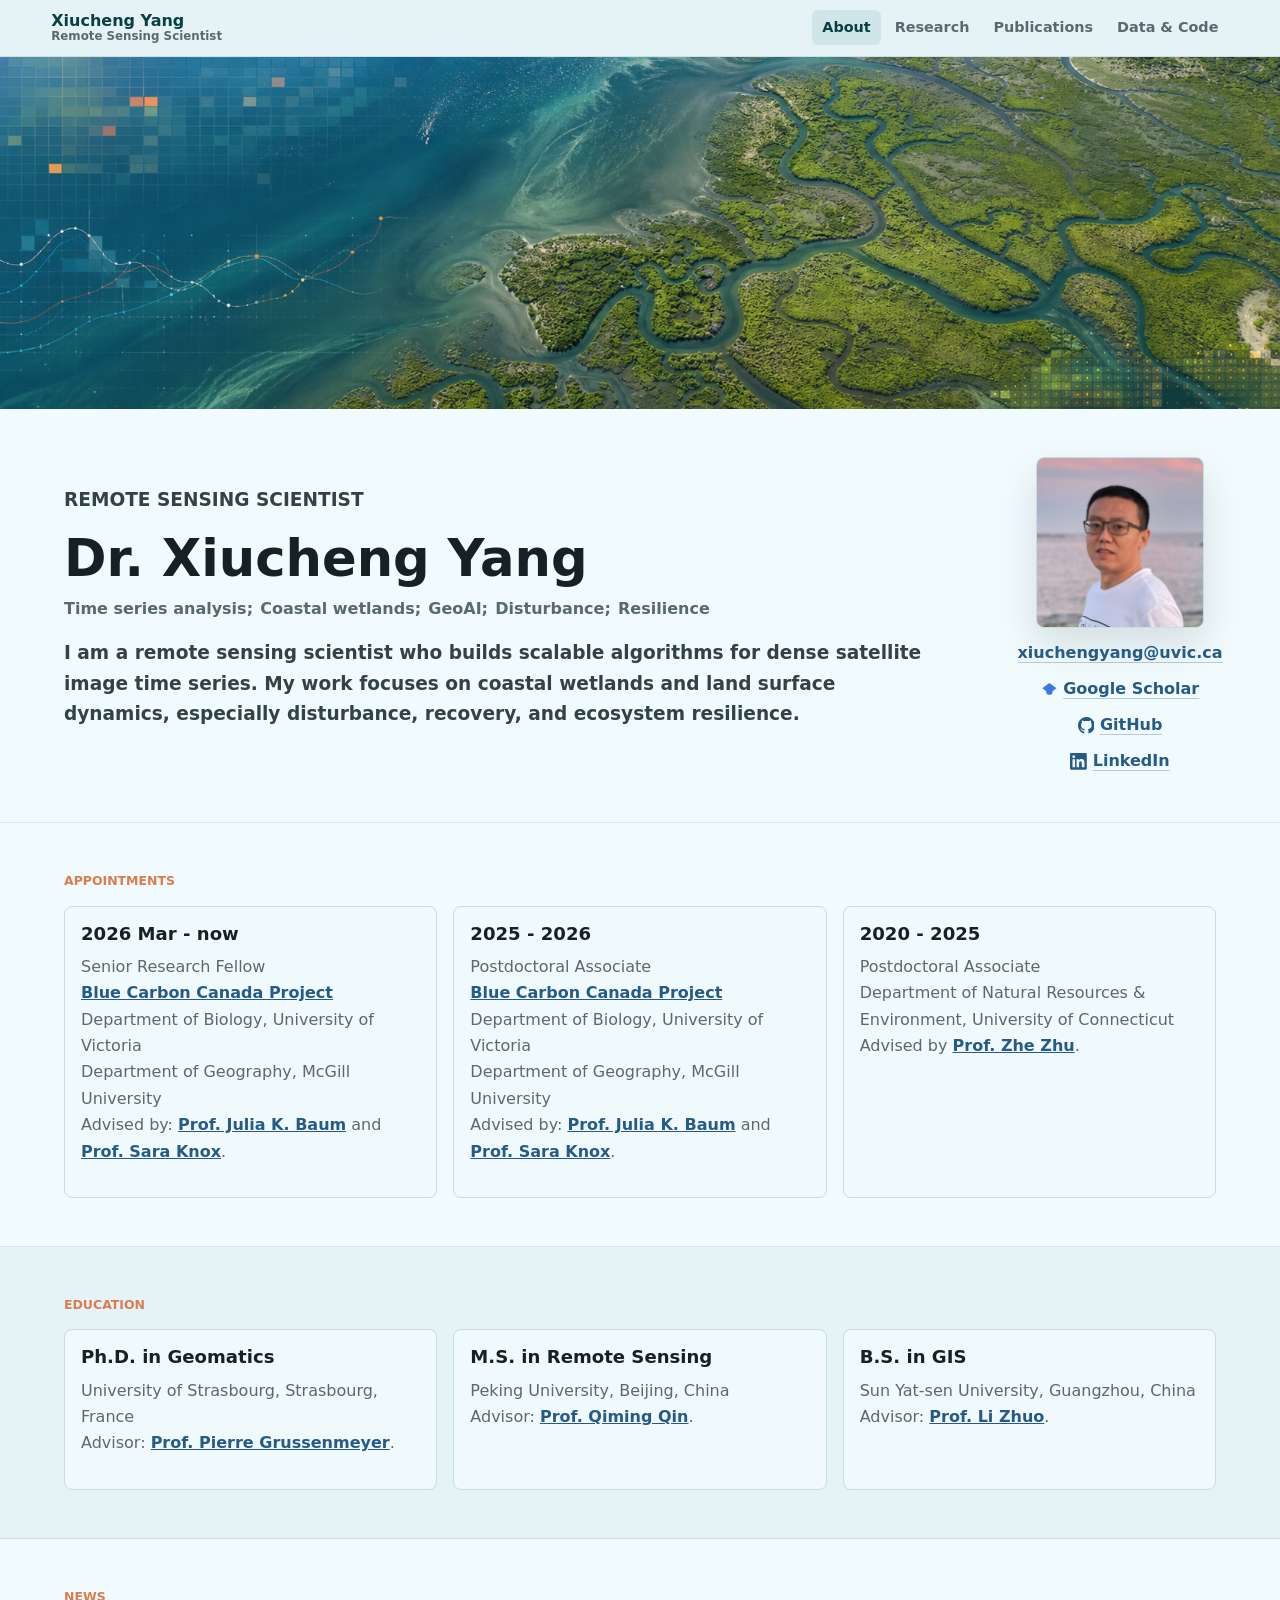
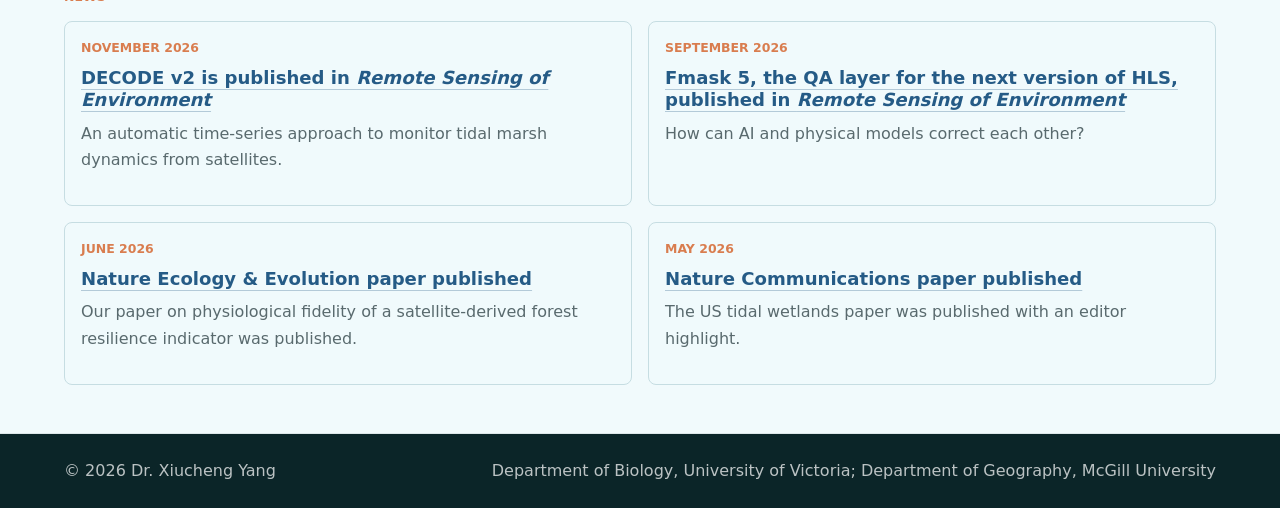
<file: index.html>
<!doctype html>
<html lang="en">
  <head>
    <meta charset="utf-8">
    <meta name="viewport" content="width=device-width, initial-scale=1">
    <meta
      name="description"
      content="Dr. Xiucheng Yang is a remote sensing scientist studying coastal wetlands, land surface dynamics, resilience, and climate impacts."
    >
    <meta property="og:title" content="Dr. Xiucheng Yang | Remote Sensing Scientist">
    <meta
      property="og:description"
      content="About, research, publications, data products, and code from Dr. Xiucheng Yang."
    >
    <meta property="og:type" content="website">
    <meta property="og:image" content="assets/images/tidal-wetland-monitoring-hero.png">
    <title>Dr. Xiucheng Yang | Remote Sensing Scientist</title>
    <link rel="stylesheet" href="styles.css?v=20260713-12">
  </head>
  <body>
    <a class="skip-link" href="#main">Skip to content</a>

    <header class="site-header">
      <a class="brand" href="index.html" aria-label="Dr. Xiucheng Yang about page">
        <span>Xiucheng Yang</span>
        <small>Remote Sensing Scientist</small>
      </a>
      <nav class="site-nav" aria-label="Primary navigation">
        <a href="index.html" aria-current="page">About</a>
        <a href="research.html">Research</a>
        <a href="publications.html">Publications</a>
        <a href="data-code.html">Data & Code</a>
      </nav>
    </header>

    <main id="main">
      <figure class="top-research-figure">
        <img
          src="assets/images/tidal-wetland-monitoring-hero.png"
          alt="Dense satellite monitoring of tidal wetland dynamics."
          loading="eager"
        >
      </figure>

      <section class="about-lede profile-lede" aria-labelledby="about-title">
        <div class="profile-copy">
          <p class="eyebrow">Remote Sensing Scientist</p>
          <h1 id="about-title">Dr. Xiucheng Yang</h1>
          <ul class="keyword-list" aria-label="Research keywords">
            <li>Time series analysis</li>
            <li>Coastal wetlands</li>
            <li>GeoAI</li>
            <li>Disturbance</li>
            <li>Resilience</li>
          </ul>
          <p>
            I am a remote sensing scientist who builds scalable algorithms for dense satellite image time series.
            My work focuses on coastal wetlands and land surface dynamics, especially disturbance, recovery, and
            ecosystem resilience.
          </p>
        </div>
        <figure class="profile-photo">
          <img src="assets/images/xiucheng-yang-portrait.jpg?v=20260712-11" alt="Portrait of Dr. Xiucheng Yang." loading="eager">
          <figcaption class="profile-links compact-actions" aria-label="Profile links">
            <a href="mailto:xiuchengyang@uvic.ca">xiuchengyang@uvic.ca</a>
            <a class="profile-icon-link" href="https://scholar.google.com/citations?hl=en&user=LiXFMOkAAAAJ&view_op=list_works&sortby=pubdate">
              <svg class="profile-link-icon scholar-icon" viewBox="0 0 24 24" aria-hidden="true" focusable="false">
                <path d="M12 3 1.8 10.4 12 18l10.2-7.6L12 3Z"></path>
                <path d="M7.6 13.1v3.7c0 1.5 2 3 4.4 3s4.4-1.5 4.4-3v-3.7L12 16.4l-4.4-3.3Z"></path>
              </svg>
              <span>Google Scholar</span>
            </a>
            <a class="profile-icon-link" href="https://github.com/xiuchengyang">
              <svg class="profile-link-icon" viewBox="0 0 24 24" aria-hidden="true" focusable="false">
                <path d="M12 0C5.4 0 0 5.4 0 12c0 5.3 3.4 9.8 8.2 11.4.6.1.8-.3.8-.6v-2.1c-3.3.7-4-1.6-4-1.6-.5-1.4-1.3-1.8-1.3-1.8-1.1-.7.1-.7.1-.7 1.2.1 1.8 1.2 1.8 1.2 1.1 1.8 2.8 1.3 3.5 1 .1-.8.4-1.3.8-1.6-2.7-.3-5.5-1.3-5.5-5.9 0-1.3.5-2.4 1.2-3.2-.1-.3-.5-1.5.1-3.2 0 0 1-.3 3.3 1.2.9-.3 2-.4 3-.4s2 .1 3 .4c2.3-1.5 3.3-1.2 3.3-1.2.6 1.7.2 2.9.1 3.2.8.8 1.2 1.9 1.2 3.2 0 4.6-2.8 5.6-5.5 5.9.4.4.8 1.1.8 2.2v3.3c0 .3.2.7.8.6C20.6 21.8 24 17.3 24 12c0-6.6-5.4-12-12-12Z"></path>
              </svg>
              <span>GitHub</span>
            </a>
            <a class="profile-icon-link" href="https://www.linkedin.com/in/xiucheng-yang-828120266/">
              <svg class="profile-link-icon" viewBox="0 0 24 24" aria-hidden="true" focusable="false">
                <path d="M20.5 20.5h-3.6v-5.6c0-1.3 0-3-1.8-3s-2.1 1.4-2.1 2.9v5.7H9.4V9h3.4v1.6h.1c.5-.9 1.6-1.9 3.4-1.9 3.6 0 4.3 2.4 4.3 5.5v6.3ZM5.3 7.4c-1.1 0-2.1-.9-2.1-2.1s.9-2 2.1-2 2.1.9 2.1 2-.9 2.1-2.1 2.1ZM7.1 20.5H3.6V9h3.6v11.5ZM22.3 0H1.7C.8 0 0 .8 0 1.7v20.6C0 23.2.8 24 1.7 24h20.5c1 0 1.8-.8 1.8-1.7V1.7C24 .8 23.2 0 22.3 0Z"></path>
              </svg>
              <span>LinkedIn</span>
            </a>
          </figcaption>
        </figure>
      </section>

      <section class="section compact-section soft-section" aria-labelledby="appointments-title">
        <div class="section-label-row">
          <p class="eyebrow" id="appointments-title">Appointments</p>
        </div>
        <div class="education-grid compact-cards appointment-grid">
          <article>
            <h3>2026 Mar - now</h3>
            <p>
              Senior Research Fellow<br>
              <a href="https://www.bluecarboncanada.ca/"><strong>Blue Carbon Canada Project</strong></a><br>
              Department of Biology, University of Victoria<br>
              Department of Geography, McGill University<br>
              Advised by:
              <a href="https://www.juliakbaum.org/"><strong>Prof. Julia K. Baum</strong></a> and
              <a href="https://ecoflux-lab.github.io/"><strong>Prof. Sara Knox</strong></a>.
            </p>
          </article>
          <article>
            <h3>2025 - 2026</h3>
            <p>
              Postdoctoral Associate<br>
              <a href="https://www.bluecarboncanada.ca/"><strong>Blue Carbon Canada Project</strong></a><br>
              Department of Biology, University of Victoria<br>
              Department of Geography, McGill University<br>
              Advised by:
              <a href="https://www.juliakbaum.org/"><strong>Prof. Julia K. Baum</strong></a> and
              <a href="https://ecoflux-lab.github.io/"><strong>Prof. Sara Knox</strong></a>.
            </p>
          </article>
          <article>
            <h3>2020 - 2025</h3>
            <p>
              Postdoctoral Associate<br>
              Department of Natural Resources & Environment, University of Connecticut<br>
              Advised by
              <a href="https://gerslab.cahnr.uconn.edu/"><strong>Prof. Zhe Zhu</strong></a>.
            </p>
          </article>
        </div>
      </section>

      <section class="section compact-section" aria-labelledby="education-title">
        <div class="section-label-row">
          <p class="eyebrow" id="education-title">Education</p>
        </div>
        <div class="education-grid compact-cards">
          <article>
            <h3>Ph.D. in Geomatics</h3>
            <p>
              University of Strasbourg, Strasbourg, France<br>
              Advisor:
              <a href="https://www.insa-strasbourg.fr/fr/pierre-grussenmeyer/"><strong>Prof. Pierre Grussenmeyer</strong></a>.
            </p>
          </article>
          <article>
            <h3>M.S. in Remote Sensing</h3>
            <p>
              Peking University, Beijing, China<br>
              Advisor:
              <a href="https://irsgis.pku.edu.cn/ls/gis1111/qqm/index.htm"><strong>Prof. Qiming Qin</strong></a>.
            </p>
          </article>
          <article>
            <h3>B.S. in GIS</h3>
            <p>
              Sun Yat-sen University, Guangzhou, China<br>
              Advisor:
              <a href="https://gp.sysu.edu.cn/teacher/189"><strong>Prof. Li Zhuo</strong></a>.
            </p>
          </article>
        </div>
      </section>

      <section class="section compact-section soft-section" aria-labelledby="news-title">
        <div class="section-label-row">
          <p class="eyebrow" id="news-title">News</p>
        </div>
        <div class="news-list compact-news">
          <article>
            <time datetime="2026-11">November 2026</time>
            <h3>
              <a href="https://www.sciencedirect.com/science/article/pii/S0034425726005493">
                DECODE v2 is published in <em>Remote Sensing of Environment</em>
              </a>
            </h3>
            <p>An automatic time-series approach to monitor tidal marsh dynamics from satellites.</p>
          </article>
          <article>
            <time datetime="2026-09">September 2026</time>
            <h3>
              <a href="https://doi.org/10.1016/j.rse.2026.115672">
                Fmask 5, the QA layer for the next version of HLS, published in <em>Remote Sensing of Environment</em>
              </a>
            </h3>
            <p>How can AI and physical models correct each other?</p>
          </article>
          <article>
            <time datetime="2026-06">June 2026</time>
            <h3>
              <a href="https://doi.org/10.1038/s41559-026-03116-z">
                Nature Ecology &amp; Evolution paper published
              </a>
            </h3>
            <p>Our paper on physiological fidelity of a satellite-derived forest resilience indicator was published.</p>
          </article>
          <article>
            <time datetime="2026-05">May 2026</time>
            <h3>
              <a href="https://www.nature.com/articles/s41467-026-71464-2">
                Nature Communications paper published
              </a>
            </h3>
            <p>The US tidal wetlands paper was published with an editor highlight.</p>
          </article>
        </div>
      </section>
    </main>

    <footer class="site-footer">
      <p>&copy; <span id="year"></span> Dr. Xiucheng Yang</p>
      <p>Department of Biology, University of Victoria; Department of Geography, McGill University</p>
    </footer>

    <script src="script.js"></script>
  </body>
</html>
</file>
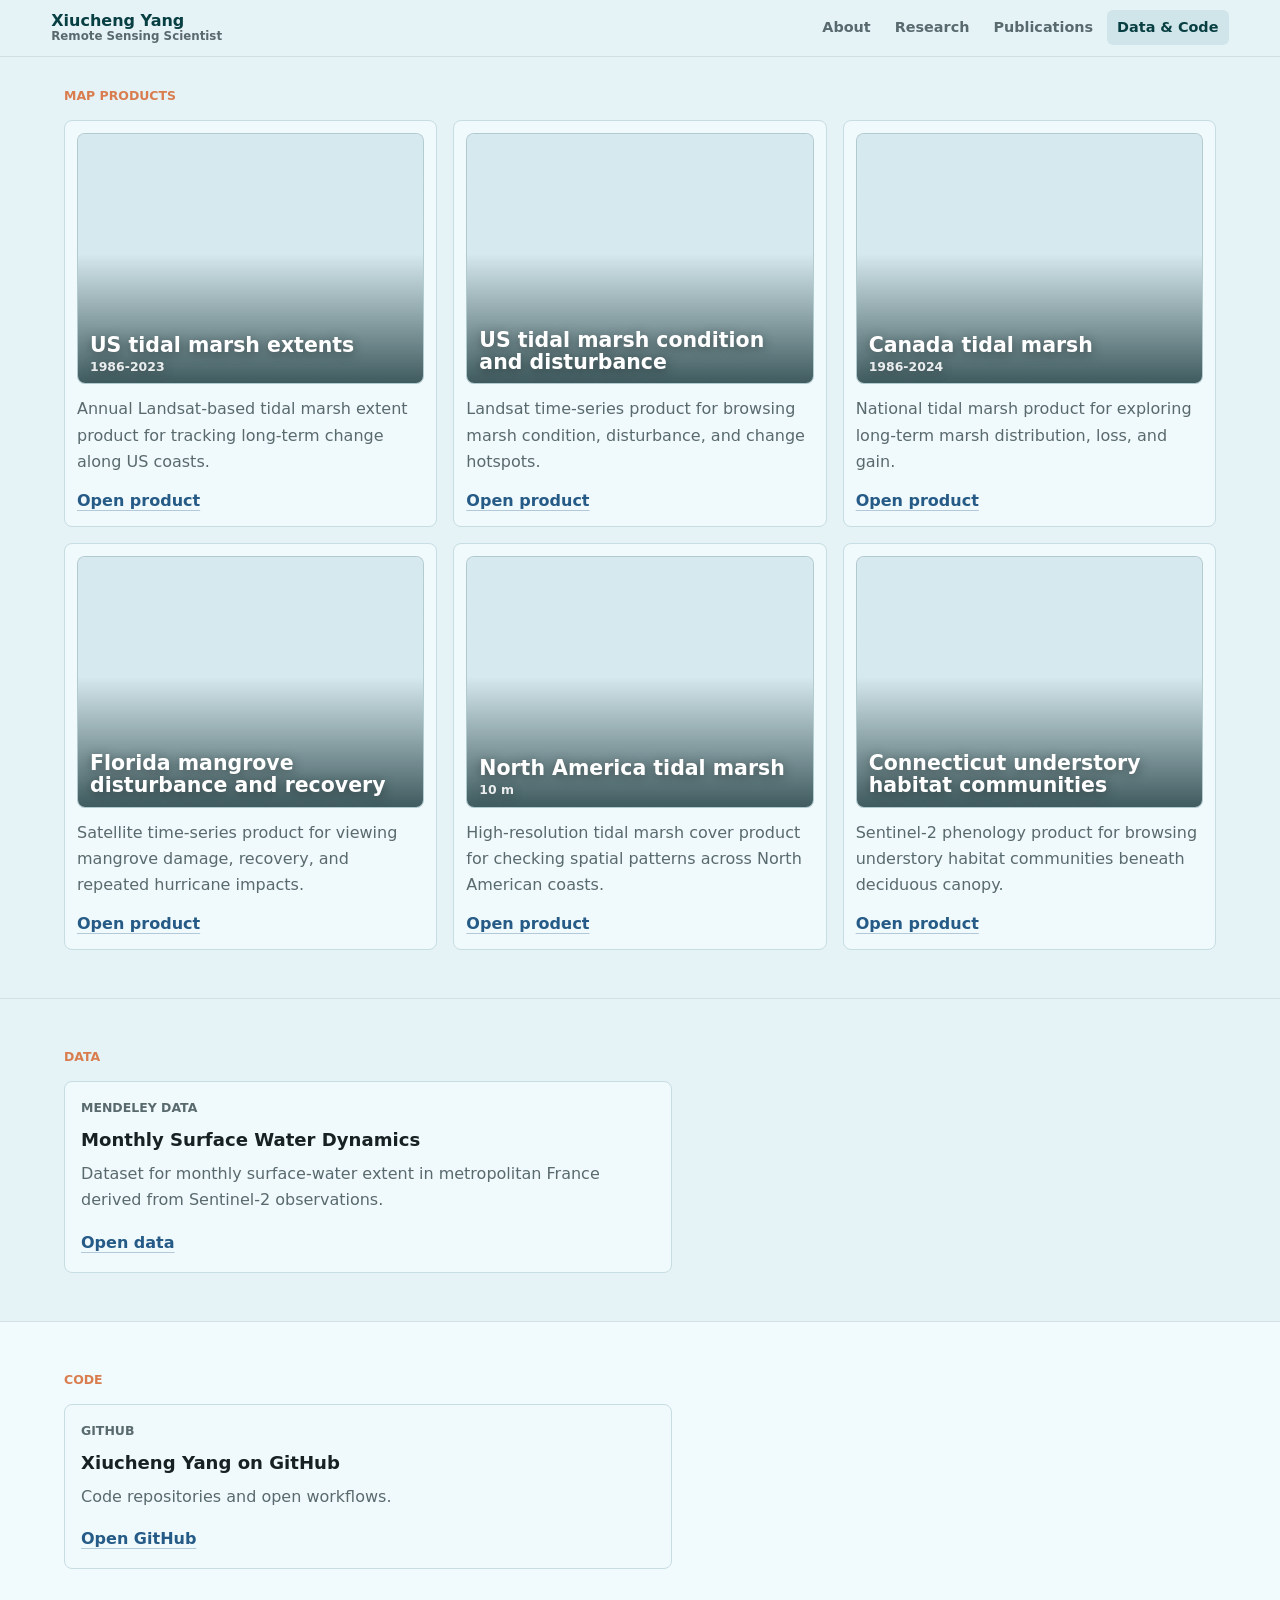
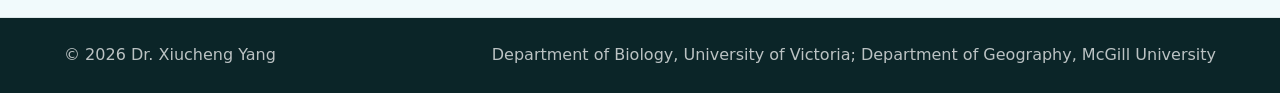
<file: data-code.html>
<!doctype html>
<html lang="en">
  <head>
    <meta charset="utf-8">
    <meta name="viewport" content="width=device-width, initial-scale=1">
    <meta name="description" content="Data products, map products, and code by Dr. Xiucheng Yang.">
    <meta property="og:title" content="Data & Code | Dr. Xiucheng Yang">
    <meta property="og:description" content="Map products, code repositories, and model resources.">
    <meta property="og:type" content="website">
    <meta property="og:image" content="assets/images/tidal-wetland-monitoring-hero.png">
    <title>Data & Code | Dr. Xiucheng Yang</title>
    <link rel="stylesheet" href="styles.css?v=20260713-12">
  </head>
  <body>
    <a class="skip-link" href="#main">Skip to content</a>

    <header class="site-header">
      <a class="brand" href="index.html" aria-label="Dr. Xiucheng Yang home">
        <span>Xiucheng Yang</span>
        <small>Remote Sensing Scientist</small>
      </a>
      <nav class="site-nav" aria-label="Primary navigation">
        <a href="index.html">About</a>
        <a href="research.html">Research</a>
        <a href="publications.html">Publications</a>
        <a href="data-code.html" aria-current="page">Data & Code</a>
      </nav>
    </header>

    <main id="main">
      <h1 class="sr-only">Data and Code</h1>

      <section class="section first-section" aria-labelledby="apps-title">
        <div class="section-label-row">
          <p class="eyebrow" id="apps-title">Map products</p>
        </div>
        <div class="card-grid product-grid compact-resource-grid">
          <article class="resource-card product-card">
            <h3 class="sr-only">US tidal marsh extents, 1986-2023</h3>
            <figure class="product-map-preview">
              <iframe
                src="https://gers.users.earthengine.app/view/tidalwetlandcover"
                title="Map preview: US tidal marsh extents, 1986-2023"
                loading="lazy"
              ></iframe>
              <figcaption>US tidal marsh extents<small>1986-2023</small></figcaption>
            </figure>
            <p>Annual Landsat-based tidal marsh extent product for tracking long-term change along US coasts.</p>
            <a class="resource-link" href="https://gers.users.earthengine.app/view/tidalwetlandcover">Open product</a>
          </article>
          <article class="resource-card product-card">
            <h3 class="sr-only">US tidal marsh condition and disturbance</h3>
            <figure class="product-map-preview">
              <iframe
                src="https://xiucheng.projects.earthengine.app/view/ustidalmarsh"
                title="Map preview: US tidal marsh condition and disturbance"
                loading="lazy"
              ></iframe>
              <figcaption>US tidal marsh condition and disturbance</figcaption>
            </figure>
            <p>Landsat time-series product for browsing marsh condition, disturbance, and change hotspots.</p>
            <a class="resource-link" href="https://xiucheng.projects.earthengine.app/view/ustidalmarsh">Open product</a>
          </article>
          <article class="resource-card product-card">
            <h3 class="sr-only">Canada tidal marsh, 1986-2024</h3>
            <figure class="product-map-preview">
              <iframe
                src="https://xiucheng.projects.earthengine.app/view/canadamarsh"
                title="Map preview: Canada tidal marsh, 1986-2024"
                loading="lazy"
              ></iframe>
              <figcaption>Canada tidal marsh<small>1986-2024</small></figcaption>
            </figure>
            <p>National tidal marsh product for exploring long-term marsh distribution, loss, and gain.</p>
            <a class="resource-link" href="https://xiucheng.projects.earthengine.app/view/canadamarsh">Open product</a>
          </article>
          <article class="resource-card product-card">
            <h3 class="sr-only">Florida mangrove disturbance and recovery</h3>
            <figure class="product-map-preview">
              <iframe
                src="https://gers.users.earthengine.app/view/mangrove"
                title="Map preview: Florida mangrove disturbance and recovery"
                loading="lazy"
              ></iframe>
              <figcaption>Florida mangrove disturbance and recovery</figcaption>
            </figure>
            <p>Satellite time-series product for viewing mangrove damage, recovery, and repeated hurricane impacts.</p>
            <a class="resource-link" href="https://gers.users.earthengine.app/view/mangrove">Open product</a>
          </article>
          <article class="resource-card product-card">
            <h3 class="sr-only">North America tidal marsh at 10 m</h3>
            <figure class="product-map-preview">
              <iframe
                src="https://xiucheng.projects.earthengine.app/view/marsh10m"
                title="Map preview: North America tidal marsh at 10 m"
                loading="lazy"
              ></iframe>
              <figcaption>North America tidal marsh<small>10 m</small></figcaption>
            </figure>
            <p>High-resolution tidal marsh cover product for checking spatial patterns across North American coasts.</p>
            <a class="resource-link" href="https://xiucheng.projects.earthengine.app/view/marsh10m">Open product</a>
          </article>
          <article class="resource-card product-card">
            <h3 class="sr-only">Connecticut understory habitat communities</h3>
            <figure class="product-map-preview">
              <iframe
                src="https://gers.users.earthengine.app/view/understory"
                title="Map preview: Connecticut understory habitat communities"
                loading="lazy"
              ></iframe>
              <figcaption>Connecticut understory habitat communities</figcaption>
            </figure>
            <p>Sentinel-2 phenology product for browsing understory habitat communities beneath deciduous canopy.</p>
            <a class="resource-link" href="https://gers.users.earthengine.app/view/understory">Open product</a>
          </article>
        </div>
      </section>

      <section class="section" aria-labelledby="data-title">
        <div class="section-label-row">
          <p class="eyebrow" id="data-title">Data</p>
        </div>
        <div class="card-grid one-up compact-resource-grid">
          <article class="resource-card compact-resource">
            <p class="meta">Mendeley Data</p>
            <h3>Monthly Surface Water Dynamics</h3>
            <p>Dataset for monthly surface-water extent in metropolitan France derived from Sentinel-2 observations.</p>
            <a href="https://data.mendeley.com/datasets/475kmt7ysv/1">Open data</a>
          </article>
        </div>
      </section>

      <section class="section soft-section" aria-labelledby="code-title">
        <div class="section-label-row">
          <p class="eyebrow" id="code-title">Code</p>
        </div>
        <div class="card-grid one-up compact-resource-grid">
          <article class="resource-card compact-resource">
            <p class="meta">GitHub</p>
            <h3>Xiucheng Yang on GitHub</h3>
            <p>Code repositories and open workflows.</p>
            <a href="https://github.com/xiuchengyang">Open GitHub</a>
          </article>
        </div>
      </section>
    </main>

    <footer class="site-footer">
      <p>&copy; <span id="year"></span> Dr. Xiucheng Yang</p>
      <p>Department of Biology, University of Victoria; Department of Geography, McGill University</p>
    </footer>

    <script src="script.js"></script>
  </body>
</html>
</file>
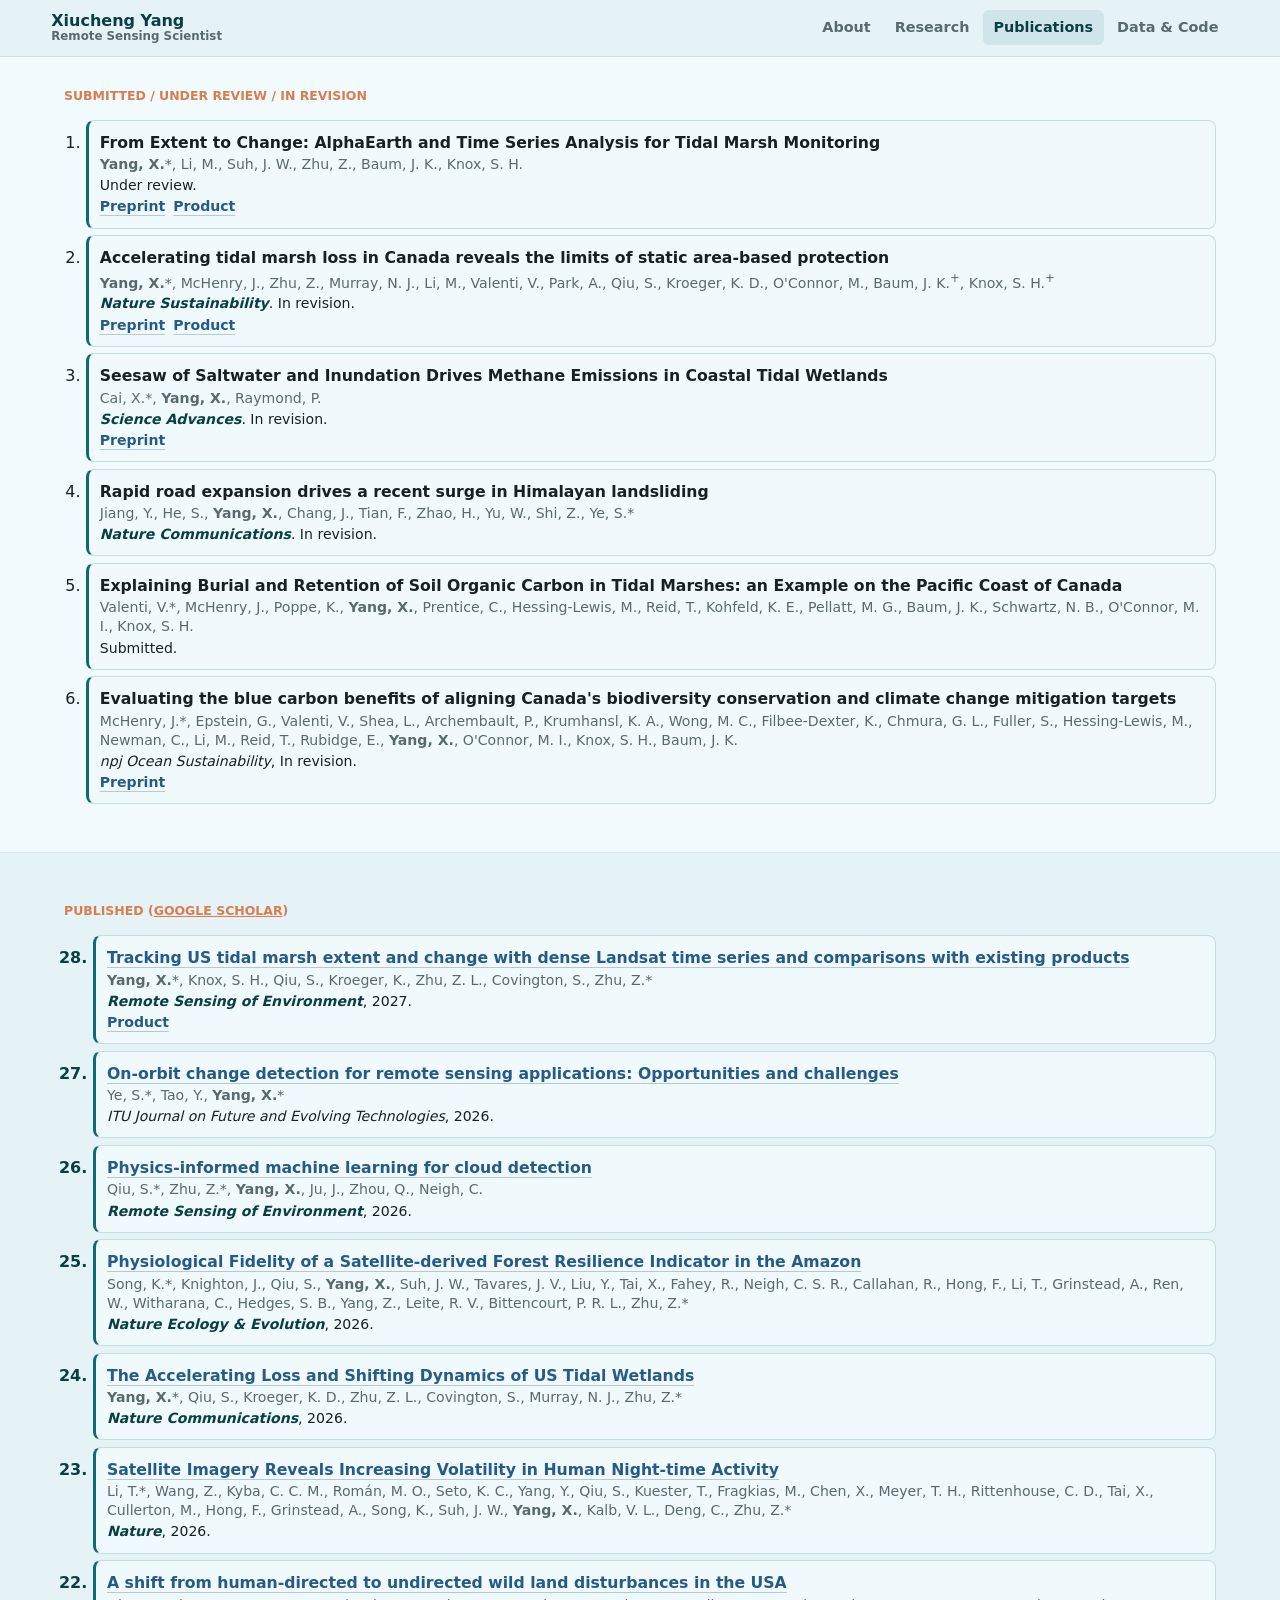
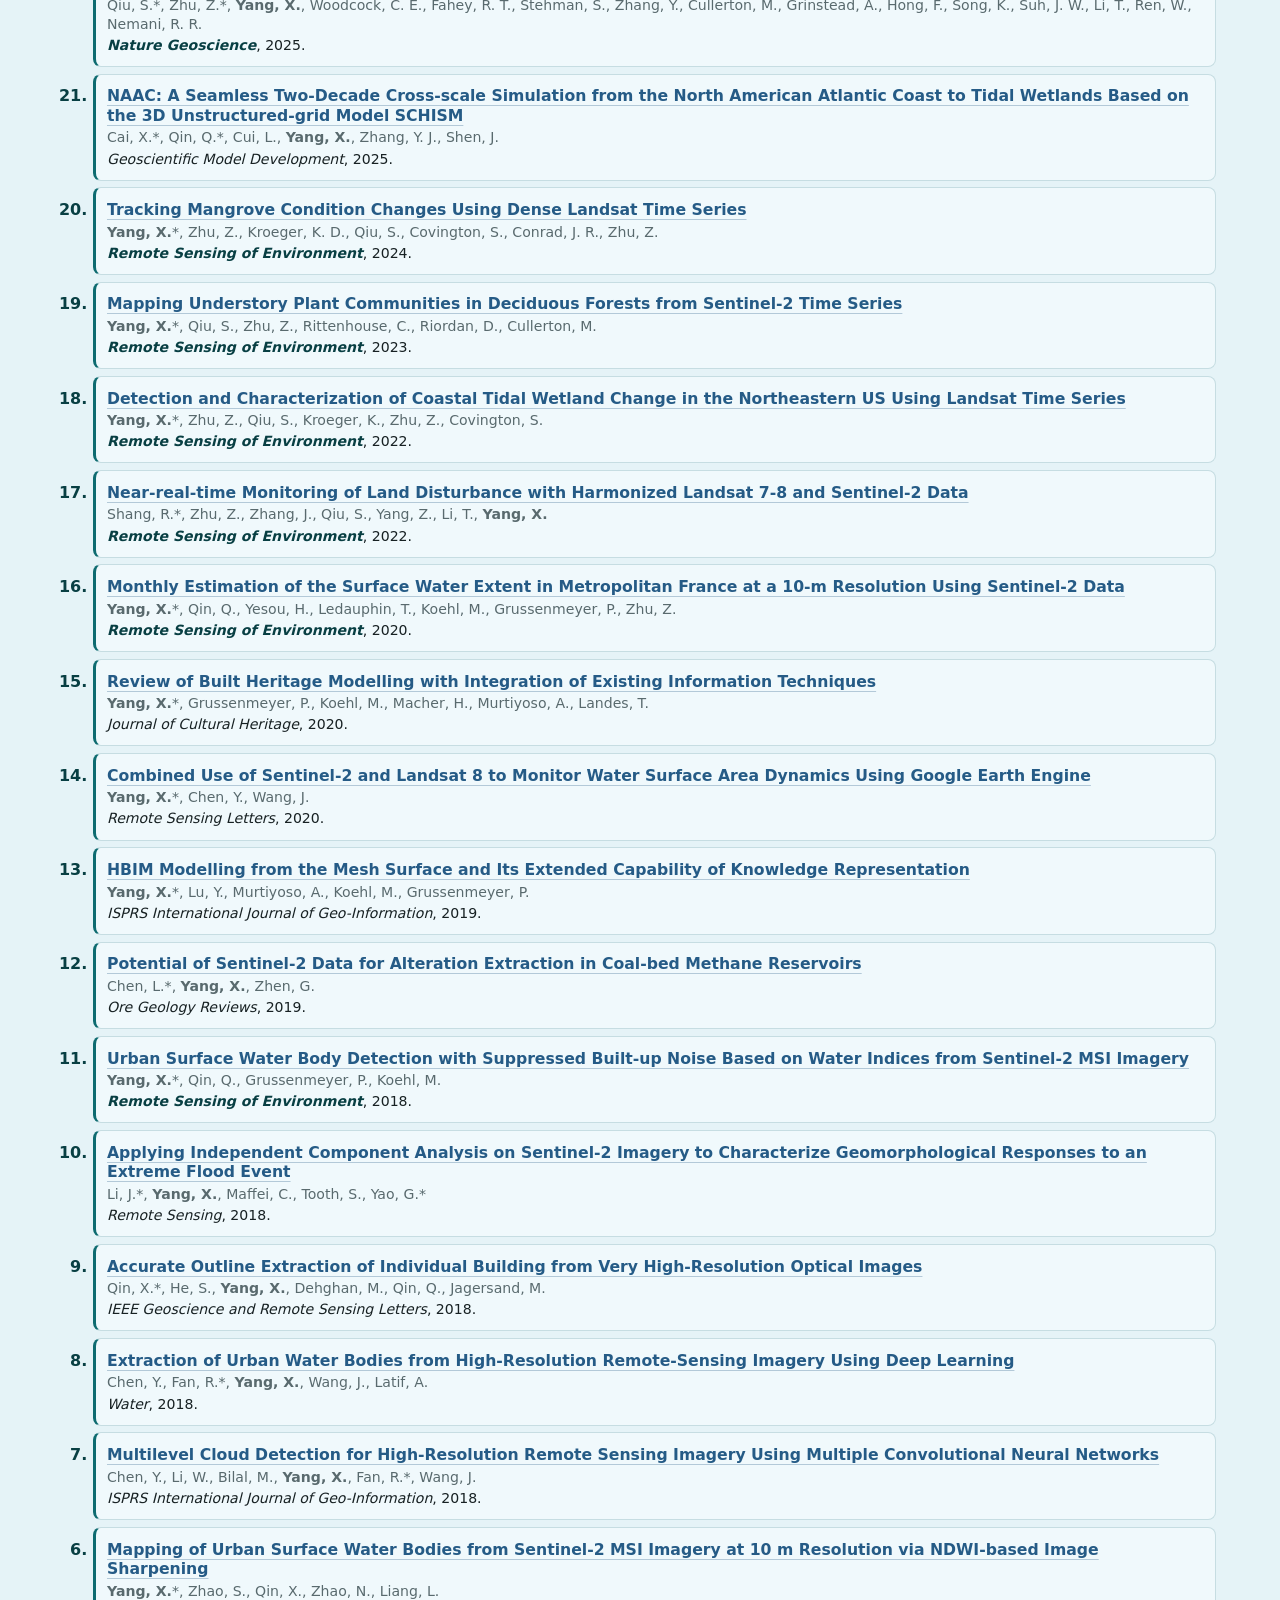
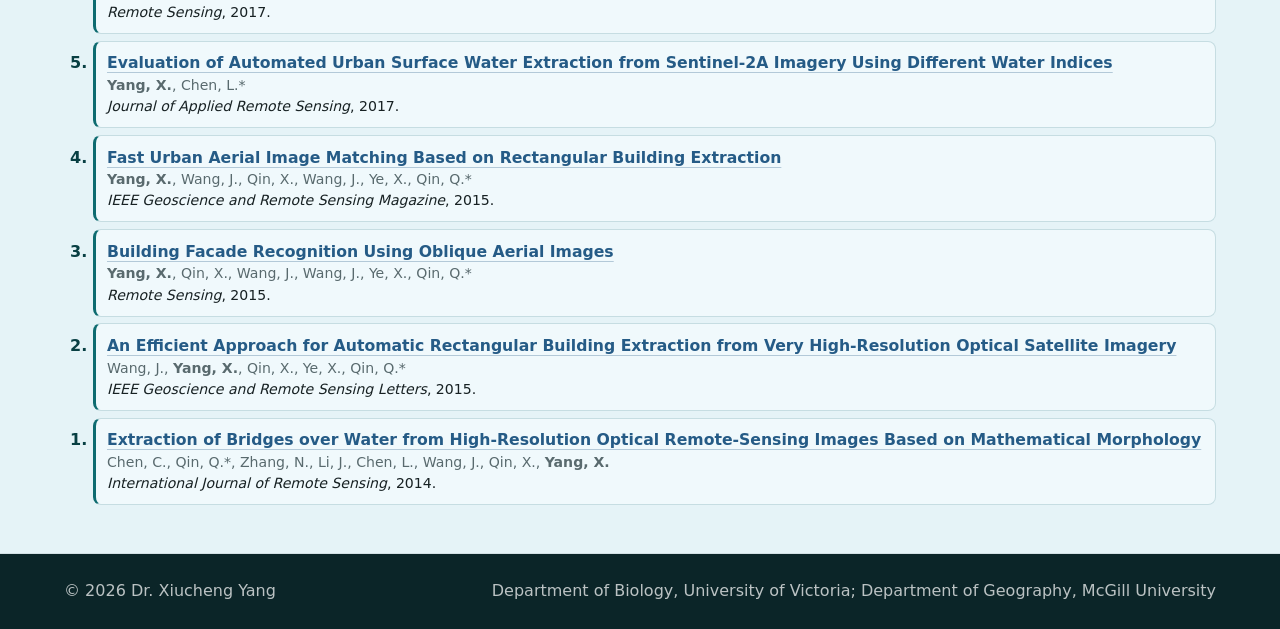
<file: publications.html>
<!doctype html>
<html lang="en">
  <head>
    <meta charset="utf-8">
    <meta name="viewport" content="width=device-width, initial-scale=1">
    <meta name="description" content="Publications by Dr. Xiucheng Yang, including submitted work and published papers.">
    <meta property="og:title" content="Publications | Dr. Xiucheng Yang">
    <meta property="og:description" content="Submitted work and published papers listed from newest to oldest.">
    <meta property="og:type" content="website">
    <meta property="og:image" content="assets/images/tidal-wetland-monitoring-hero.png">
    <title>Publications | Dr. Xiucheng Yang</title>
    <link rel="stylesheet" href="styles.css?v=20260713-12">
  </head>
  <body>
    <a class="skip-link" href="#main">Skip to content</a>

    <header class="site-header">
      <a class="brand" href="index.html" aria-label="Dr. Xiucheng Yang home">
        <span>Xiucheng Yang</span>
        <small>Remote Sensing Scientist</small>
      </a>
      <nav class="site-nav" aria-label="Primary navigation">
        <a href="index.html">About</a>
        <a href="research.html">Research</a>
        <a href="publications.html" aria-current="page">Publications</a>
        <a href="data-code.html">Data & Code</a>
      </nav>
    </header>

    <main id="main">
      <h1 class="sr-only">Publications</h1>

      <section class="section soft-section first-section" aria-labelledby="pipeline-title">
        <div class="section-label-row">
          <p class="eyebrow" id="pipeline-title">Submitted / Under Review / In Revision</p>
        </div>
        <ol class="publication-list">
          <li id="yang-alphaearth-tidal-marsh">
            <h3>From Extent to Change: AlphaEarth and Time Series Analysis for Tidal Marsh Monitoring</h3>
            <p class="authors"><strong>Yang, X.</strong>*, Li, M., Suh, J. W., Zhu, Z., Baum, J. K., Knox, S. H.</p>
            <p class="journal">Under review.</p>
            <p class="pub-actions">
              <a href="https://papers.ssrn.com/sol3/papers.cfm?abstract_id=7317755">Preprint</a>
              <a href="https://xiucheng.projects.earthengine.app/view/marsh10m">Product</a>
            </p>
          </li>
          <li id="yang-2026-ns-canada">
            <h3>Accelerating tidal marsh loss in Canada reveals the limits of static area-based protection</h3>
            <p class="authors"><strong>Yang, X.</strong>*, McHenry, J., Zhu, Z., Murray, N. J., Li, M., Valenti, V., Park, A., Qiu, S., Kroeger, K. D., O'Connor, M., Baum, J. K.<sup>+</sup>, Knox, S. H.<sup>+</sup></p>
            <p class="journal"><em class="journal-highlight">Nature Sustainability</em>. In revision.</p>
            <p class="pub-actions">
              <a href="https://www.researchsquare.com/article/rs-9351920/v1">Preprint</a>
              <a href="https://xiucheng.projects.earthengine.app/view/canadamarsh">Product</a>
            </p>
          </li>
          <li>
            <h3>Seesaw of Saltwater and Inundation Drives Methane Emissions in Coastal Tidal Wetlands</h3>
            <p class="authors">Cai, X.*, <strong>Yang, X.</strong>, Raymond, P.</p>
            <p class="journal"><strong><em class="journal-highlight">Science Advances</em></strong>. In revision.</p>
            <p class="pub-actions"><a href="https://arxiv.org/abs/2512.14076">Preprint</a></p>
          </li>
          <li>
            <h3>Rapid road expansion drives a recent surge in Himalayan landsliding</h3>
            <p class="authors">Jiang, Y., He, S., <strong>Yang, X.</strong>, Chang, J., Tian, F., Zhao, H., Yu, W., Shi, Z., Ye, S.*</p>
            <p class="journal"><strong><em class="journal-highlight">Nature Communications</em></strong>. In revision.</p>
          </li>
          <li>
            <h3>Explaining Burial and Retention of Soil Organic Carbon in Tidal Marshes: an Example on the Pacific Coast of Canada</h3>
            <p class="authors">Valenti, V.*, McHenry, J., Poppe, K., <strong>Yang, X.</strong>, Prentice, C., Hessing-Lewis, M., Reid, T., Kohfeld, K. E., Pellatt, M. G., Baum, J. K., Schwartz, N. B., O'Connor, M. I., Knox, S. H.</p>
            <p class="journal">Submitted.</p>
          </li>
          <li>
            <h3>Evaluating the blue carbon benefits of aligning Canada's biodiversity conservation and climate change mitigation targets</h3>
            <p class="authors">McHenry, J.*, Epstein, G., Valenti, V., Shea, L., Archembault, P., Krumhansl, K. A., Wong, M. C., Filbee-Dexter, K., Chmura, G. L., Fuller, S., Hessing-Lewis, M., Newman, C., Li, M., Reid, T., Rubidge, E., <strong>Yang, X.</strong>, O'Connor, M. I., Knox, S. H., Baum, J. K.</p>
            <p class="journal"><em>npj Ocean Sustainability</em>, In revision.</p>
            <p class="pub-actions"><a href="https://www.researchsquare.com/article/rs-10669302/v1">Preprint</a></p>
          </li>
        </ol>
      </section>

      <section class="section" aria-labelledby="published-title">
        <div class="section-label-row inline-label">
          <p class="eyebrow" id="published-title">
            Published
            (<a href="https://scholar.google.com/citations?hl=en&user=LiXFMOkAAAAJ&view_op=list_works&sortby=pubdate">Google Scholar</a>)
          </p>
        </div>
        <ol class="publication-timeline" reversed start="28">
          <li id="yang-2026-rse-tidal-marsh">
            <h3>
              <a href="https://www.sciencedirect.com/science/article/pii/S0034425726005493">
                Tracking US tidal marsh extent and change with dense Landsat time series and comparisons with existing products
              </a>
            </h3>
            <p class="authors"><strong>Yang, X.</strong>*, Knox, S. H., Qiu, S., Kroeger, K., Zhu, Z. L., Covington, S., Zhu, Z.*</p>
            <p class="journal"><em class="journal-highlight">Remote Sensing of Environment</em>, 2027.</p>
            <p class="pub-actions"><a href="https://xiucheng.projects.earthengine.app/view/ustidalmarsh">Product</a></p>
          </li>
          <li id="ye-on-orbit-change-detection">
            <h3>
              <a href="https://www.itu.int/pub/S-JNL-VOL7.ISSUE3-2026-A28">
                On-orbit change detection for remote sensing applications: Opportunities and challenges
              </a>
            </h3>
            <p class="authors">Ye, S.*, Tao, Y., <strong>Yang, X.</strong>*</p>
            <p class="journal"><em>ITU Journal on Future and Evolving Technologies</em>, 2026.</p>
          </li>
          <li id="qiu-2026-fmask5">
            <h3>
              <a href="https://doi.org/10.1016/j.rse.2026.115672">
                Physics-informed machine learning for cloud detection
              </a>
            </h3>
            <p class="authors">Qiu, S.*, Zhu, Z.*, <strong>Yang, X.</strong>, Ju, J., Zhou, Q., Neigh, C.</p>
            <p class="journal"><em class="journal-highlight">Remote Sensing of Environment</em>, 2026.</p>
          </li>
          <li id="song-2026-nee">
            <h3>
              <a href="https://doi.org/10.1038/s41559-026-03116-z">
                Physiological Fidelity of a Satellite-derived Forest Resilience Indicator in the Amazon
              </a>
            </h3>
            <p class="authors">
              Song, K.*, Knighton, J., Qiu, S., <strong>Yang, X.</strong>, Suh, J. W., Tavares, J. V.,
              Liu, Y., Tai, X., Fahey, R., Neigh, C. S. R., Callahan, R., Hong, F., Li, T.,
              Grinstead, A., Ren, W., Witharana, C., Hedges, S. B., Yang, Z., Leite, R. V.,
              Bittencourt, P. R. L., Zhu, Z.*
            </p>
            <p class="journal"><em class="journal-highlight">Nature Ecology &amp; Evolution</em>, 2026.</p>
          </li>
          <li>
            <h3><a href="https://www.nature.com/articles/s41467-026-71464-2">The Accelerating Loss and Shifting Dynamics of US Tidal Wetlands</a></h3>
            <p class="authors"><strong>Yang, X.</strong>*, Qiu, S., Kroeger, K. D., Zhu, Z. L., Covington, S., Murray, N. J., Zhu, Z.*</p>
            <p class="journal"><em class="journal-highlight">Nature Communications</em>, 2026.</p>
          </li>
          <li>
            <h3><a href="https://doi.org/10.1038/s41586-026-10260-w">Satellite Imagery Reveals Increasing Volatility in Human Night-time Activity</a></h3>
            <p class="authors">
              Li, T.*, Wang, Z., Kyba, C. C. M., Román, M. O., Seto, K. C., Yang, Y., Qiu, S.,
              Kuester, T., Fragkias, M., Chen, X., Meyer, T. H., Rittenhouse, C. D., Tai, X.,
              Cullerton, M., Hong, F., Grinstead, A., Song, K., Suh, J. W., <strong>Yang, X.</strong>,
              Kalb, V. L., Deng, C., Zhu, Z.*
            </p>
            <p class="journal"><em class="journal-highlight">Nature</em>, 2026.</p>
          </li>
          <li>
            <h3><a href="https://doi.org/10.1038/s41561-025-01792-3">A shift from human-directed to undirected wild land disturbances in the USA</a></h3>
            <p class="authors">
              Qiu, S.*, Zhu, Z.*, <strong>Yang, X.</strong>, Woodcock, C. E., Fahey, R. T., Stehman, S.,
              Zhang, Y., Cullerton, M., Grinstead, A., Hong, F., Song, K., Suh, J. W., Li, T.,
              Ren, W., Nemani, R. R.
            </p>
            <p class="journal"><em class="journal-highlight">Nature Geoscience</em>, 2025.</p>
          </li>
          <li>
            <h3><a href="https://doi.org/10.5194/gmd-18-7435-2025">NAAC: A Seamless Two-Decade Cross-scale Simulation from the North American Atlantic Coast to Tidal Wetlands Based on the 3D Unstructured-grid Model SCHISM</a></h3>
            <p class="authors">Cai, X.*, Qin, Q.*, Cui, L., <strong>Yang, X.</strong>, Zhang, Y. J., Shen, J.</p>
            <p class="journal"><em>Geoscientific Model Development</em>, 2025.</p>
          </li>
          <li>
            <h3><a href="https://doi.org/10.1016/j.rse.2024.114461">Tracking Mangrove Condition Changes Using Dense Landsat Time Series</a></h3>
            <p class="authors"><strong>Yang, X.</strong>*, Zhu, Z., Kroeger, K. D., Qiu, S., Covington, S., Conrad, J. R., Zhu, Z.</p>
            <p class="journal"><em class="journal-highlight">Remote Sensing of Environment</em>, 2024.</p>
          </li>
          <li>
            <h3><a href="https://doi.org/10.1016/j.rse.2023.113601">Mapping Understory Plant Communities in Deciduous Forests from Sentinel-2 Time Series</a></h3>
            <p class="authors"><strong>Yang, X.</strong>*, Qiu, S., Zhu, Z., Rittenhouse, C., Riordan, D., Cullerton, M.</p>
            <p class="journal"><em class="journal-highlight">Remote Sensing of Environment</em>, 2023.</p>
          </li>
          <li>
            <h3><a href="https://doi.org/10.1016/j.rse.2022.113047">Detection and Characterization of Coastal Tidal Wetland Change in the Northeastern US Using Landsat Time Series</a></h3>
            <p class="authors"><strong>Yang, X.</strong>*, Zhu, Z., Qiu, S., Kroeger, K., Zhu, Z., Covington, S.</p>
            <p class="journal"><em class="journal-highlight">Remote Sensing of Environment</em>, 2022.</p>
          </li>
          <li>
            <h3><a href="https://doi.org/10.1016/j.rse.2022.113073">Near-real-time Monitoring of Land Disturbance with Harmonized Landsat 7-8 and Sentinel-2 Data</a></h3>
            <p class="authors">Shang, R.*, Zhu, Z., Zhang, J., Qiu, S., Yang, Z., Li, T., <strong>Yang, X.</strong></p>
            <p class="journal"><em class="journal-highlight">Remote Sensing of Environment</em>, 2022.</p>
          </li>
          <li>
            <h3><a href="https://doi.org/10.1016/j.rse.2020.111803">Monthly Estimation of the Surface Water Extent in Metropolitan France at a 10-m Resolution Using Sentinel-2 Data</a></h3>
            <p class="authors"><strong>Yang, X.</strong>*, Qin, Q., Yesou, H., Ledauphin, T., Koehl, M., Grussenmeyer, P., Zhu, Z.</p>
            <p class="journal"><em class="journal-highlight">Remote Sensing of Environment</em>, 2020.</p>
          </li>
          <li>
            <h3><a href="https://doi.org/10.1016/j.culher.2020.05.008">Review of Built Heritage Modelling with Integration of Existing Information Techniques</a></h3>
            <p class="authors"><strong>Yang, X.</strong>*, Grussenmeyer, P., Koehl, M., Macher, H., Murtiyoso, A., Landes, T.</p>
            <p class="journal"><em>Journal of Cultural Heritage</em>, 2020.</p>
          </li>
          <li>
            <h3><a href="https://doi.org/10.1080/2150704X.2020.1757780">Combined Use of Sentinel-2 and Landsat 8 to Monitor Water Surface Area Dynamics Using Google Earth Engine</a></h3>
            <p class="authors"><strong>Yang, X.</strong>*, Chen, Y., Wang, J.</p>
            <p class="journal"><em>Remote Sensing Letters</em>, 2020.</p>
          </li>
          <li>
            <h3><a href="https://doi.org/10.3390/ijgi8070301">HBIM Modelling from the Mesh Surface and Its Extended Capability of Knowledge Representation</a></h3>
            <p class="authors"><strong>Yang, X.</strong>*, Lu, Y., Murtiyoso, A., Koehl, M., Grussenmeyer, P.</p>
            <p class="journal"><em>ISPRS International Journal of Geo-Information</em>, 2019.</p>
          </li>
          <li>
            <h3><a href="https://doi.org/10.1016/j.oregeorev.2017.10.009">Potential of Sentinel-2 Data for Alteration Extraction in Coal-bed Methane Reservoirs</a></h3>
            <p class="authors">Chen, L.*, <strong>Yang, X.</strong>, Zhen, G.</p>
            <p class="journal"><em>Ore Geology Reviews</em>, 2019.</p>
          </li>
          <li>
            <h3><a href="https://doi.org/10.1016/j.rse.2018.09.016">Urban Surface Water Body Detection with Suppressed Built-up Noise Based on Water Indices from Sentinel-2 MSI Imagery</a></h3>
            <p class="authors"><strong>Yang, X.</strong>*, Qin, Q., Grussenmeyer, P., Koehl, M.</p>
            <p class="journal"><em class="journal-highlight">Remote Sensing of Environment</em>, 2018.</p>
          </li>
          <li>
            <h3><a href="https://doi.org/10.3390/rs10050725">Applying Independent Component Analysis on Sentinel-2 Imagery to Characterize Geomorphological Responses to an Extreme Flood Event</a></h3>
            <p class="authors">Li, J.*, <strong>Yang, X.</strong>, Maffei, C., Tooth, S., Yao, G.*</p>
            <p class="journal"><em>Remote Sensing</em>, 2018.</p>
          </li>
          <li>
            <h3><a href="https://doi.org/10.1109/LGRS.2018.2857719">Accurate Outline Extraction of Individual Building from Very High-Resolution Optical Images</a></h3>
            <p class="authors">Qin, X.*, He, S., <strong>Yang, X.</strong>, Dehghan, M., Qin, Q., Jagersand, M.</p>
            <p class="journal"><em>IEEE Geoscience and Remote Sensing Letters</em>, 2018.</p>
          </li>
          <li>
            <h3><a href="https://doi.org/10.3390/w10050585">Extraction of Urban Water Bodies from High-Resolution Remote-Sensing Imagery Using Deep Learning</a></h3>
            <p class="authors">Chen, Y., Fan, R.*, <strong>Yang, X.</strong>, Wang, J., Latif, A.</p>
            <p class="journal"><em>Water</em>, 2018.</p>
          </li>
          <li>
            <h3><a href="https://doi.org/10.3390/ijgi7050181">Multilevel Cloud Detection for High-Resolution Remote Sensing Imagery Using Multiple Convolutional Neural Networks</a></h3>
            <p class="authors">Chen, Y., Li, W., Bilal, M., <strong>Yang, X.</strong>, Fan, R.*, Wang, J.</p>
            <p class="journal"><em>ISPRS International Journal of Geo-Information</em>, 2018.</p>
          </li>
          <li>
            <h3><a href="https://doi.org/10.3390/rs9060596">Mapping of Urban Surface Water Bodies from Sentinel-2 MSI Imagery at 10 m Resolution via NDWI-based Image Sharpening</a></h3>
            <p class="authors"><strong>Yang, X.</strong>*, Zhao, S., Qin, X., Zhao, N., Liang, L.</p>
            <p class="journal"><em>Remote Sensing</em>, 2017.</p>
          </li>
          <li>
            <h3><a href="https://doi.org/10.1117/1.jrs.11.026016">Evaluation of Automated Urban Surface Water Extraction from Sentinel-2A Imagery Using Different Water Indices</a></h3>
            <p class="authors"><strong>Yang, X.</strong>, Chen, L.*</p>
            <p class="journal"><em>Journal of Applied Remote Sensing</em>, 2017.</p>
          </li>
          <li>
            <h3><a href="https://doi.org/10.1109/MGRS.2015.2502280">Fast Urban Aerial Image Matching Based on Rectangular Building Extraction</a></h3>
            <p class="authors"><strong>Yang, X.</strong>, Wang, J., Qin, X., Wang, J., Ye, X., Qin, Q.*</p>
            <p class="journal"><em>IEEE Geoscience and Remote Sensing Magazine</em>, 2015.</p>
          </li>
          <li>
            <h3><a href="https://doi.org/10.3390/rs70810562">Building Facade Recognition Using Oblique Aerial Images</a></h3>
            <p class="authors"><strong>Yang, X.</strong>, Qin, X., Wang, J., Wang, J., Ye, X., Qin, Q.*</p>
            <p class="journal"><em>Remote Sensing</em>, 2015.</p>
          </li>
          <li>
            <h3><a href="https://doi.org/10.1109/LGRS.2014.2347332">An Efficient Approach for Automatic Rectangular Building Extraction from Very High-Resolution Optical Satellite Imagery</a></h3>
            <p class="authors">Wang, J., <strong>Yang, X.</strong>, Qin, X., Ye, X., Qin, Q.*</p>
            <p class="journal"><em>IEEE Geoscience and Remote Sensing Letters</em>, 2015.</p>
          </li>
          <li>
            <h3><a href="https://doi.org/10.1080/01431161.2014.915437">Extraction of Bridges over Water from High-Resolution Optical Remote-Sensing Images Based on Mathematical Morphology</a></h3>
            <p class="authors">Chen, C., Qin, Q.*, Zhang, N., Li, J., Chen, L., Wang, J., Qin, X., <strong>Yang, X.</strong></p>
            <p class="journal"><em>International Journal of Remote Sensing</em>, 2014.</p>
          </li>
        </ol>
      </section>
    </main>

    <footer class="site-footer">
      <p>&copy; <span id="year"></span> Dr. Xiucheng Yang</p>
      <p>Department of Biology, University of Victoria; Department of Geography, McGill University</p>
    </footer>

    <script src="script.js"></script>
  </body>
</html>
</file>
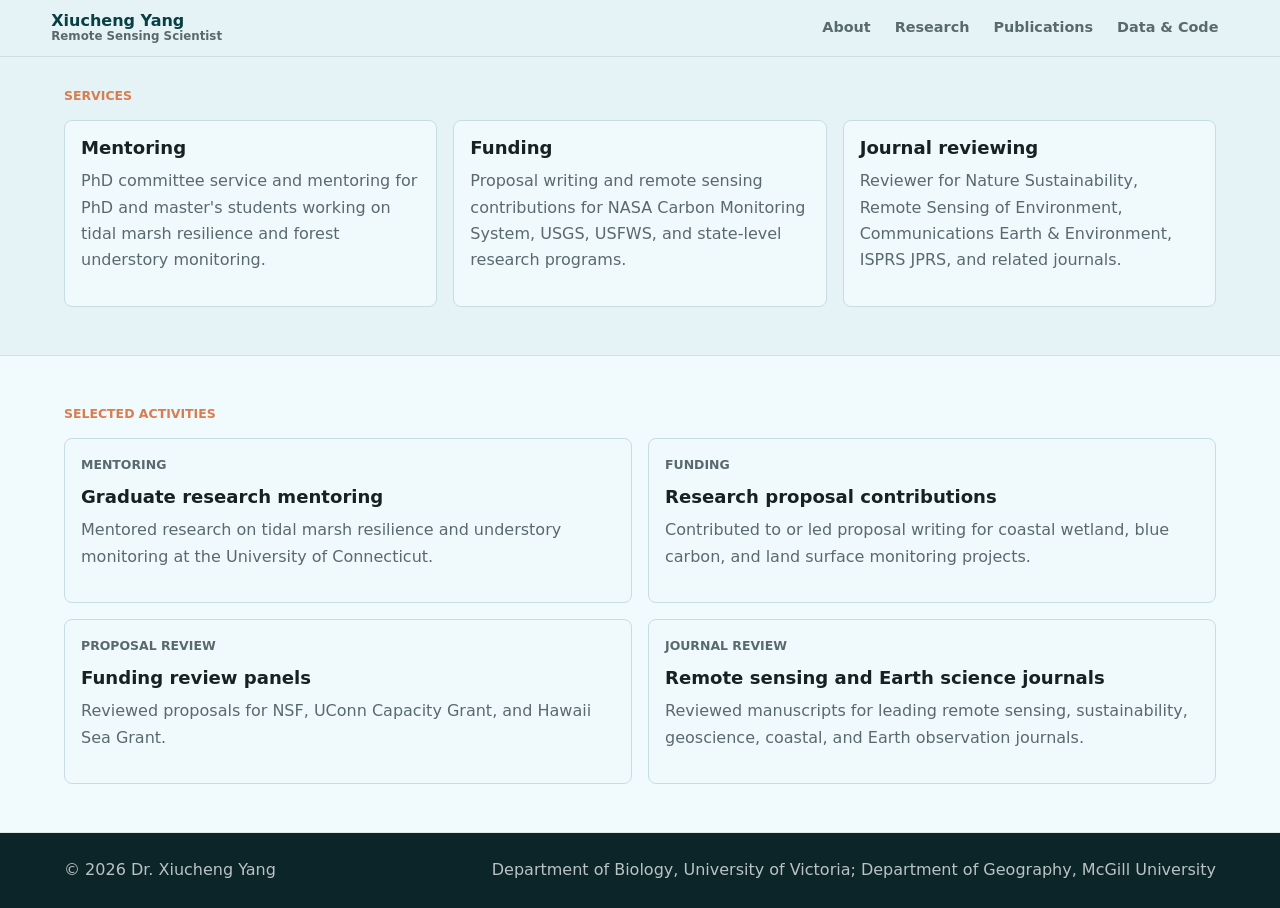
<file: services.html>
<!doctype html>
<html lang="en">
  <head>
    <meta charset="utf-8">
    <meta name="viewport" content="width=device-width, initial-scale=1">
    <meta name="description" content="Professional service, mentoring, funding, and reviewing by Dr. Xiucheng Yang.">
    <meta property="og:title" content="Services | Dr. Xiucheng Yang">
    <meta property="og:description" content="Mentoring, proposal contributions, and journal reviewing.">
    <meta property="og:type" content="website">
    <meta property="og:image" content="assets/images/tidal-wetland-monitoring-hero.png">
    <title>Services | Dr. Xiucheng Yang</title>
    <link rel="stylesheet" href="styles.css?v=20260713-12">
  </head>
  <body>
    <a class="skip-link" href="#main">Skip to content</a>

    <header class="site-header">
      <a class="brand" href="index.html" aria-label="Dr. Xiucheng Yang home">
        <span>Xiucheng Yang</span>
        <small>Remote Sensing Scientist</small>
      </a>
      <nav class="site-nav" aria-label="Primary navigation">
        <a href="index.html">About</a>
        <a href="research.html">Research</a>
        <a href="publications.html">Publications</a>
        <a href="data-code.html">Data & Code</a>
      </nav>
    </header>

    <main id="main">
      <h1 class="sr-only">Services</h1>

      <section class="section first-section" aria-labelledby="services-title">
        <div class="section-label-row">
          <p class="eyebrow" id="services-title">Services</p>
        </div>
        <div class="education-grid compact-cards services-grid">
          <article>
            <h3>Mentoring</h3>
            <p>PhD committee service and mentoring for PhD and master's students working on tidal marsh resilience and forest understory monitoring.</p>
          </article>
          <article>
            <h3>Funding</h3>
            <p>Proposal writing and remote sensing contributions for NASA Carbon Monitoring System, USGS, USFWS, and state-level research programs.</p>
          </article>
          <article>
            <h3>Journal reviewing</h3>
            <p>Reviewer for Nature Sustainability, Remote Sensing of Environment, Communications Earth &amp; Environment, ISPRS JPRS, and related journals.</p>
          </article>
        </div>
      </section>

      <section class="section soft-section" aria-labelledby="details-title">
        <div class="section-label-row">
          <p class="eyebrow" id="details-title">Selected activities</p>
        </div>
        <div class="card-grid two-up compact-resource-grid">
          <article class="resource-card">
            <p class="meta">Mentoring</p>
            <h3>Graduate research mentoring</h3>
            <p>Mentored research on tidal marsh resilience and understory monitoring at the University of Connecticut.</p>
          </article>
          <article class="resource-card">
            <p class="meta">Funding</p>
            <h3>Research proposal contributions</h3>
            <p>Contributed to or led proposal writing for coastal wetland, blue carbon, and land surface monitoring projects.</p>
          </article>
          <article class="resource-card">
            <p class="meta">Proposal review</p>
            <h3>Funding review panels</h3>
            <p>Reviewed proposals for NSF, UConn Capacity Grant, and Hawaii Sea Grant.</p>
          </article>
          <article class="resource-card">
            <p class="meta">Journal review</p>
            <h3>Remote sensing and Earth science journals</h3>
            <p>Reviewed manuscripts for leading remote sensing, sustainability, geoscience, coastal, and Earth observation journals.</p>
          </article>
        </div>
      </section>
    </main>

    <footer class="site-footer">
      <p>&copy; <span id="year"></span> Dr. Xiucheng Yang</p>
      <p>Department of Biology, University of Victoria; Department of Geography, McGill University</p>
    </footer>

    <script src="script.js"></script>
  </body>
</html>
</file>
<file: styles.css>
:root {
  color-scheme: light;
  --paper: #e5f3f7;
  --paper-strong: #f1fafc;
  --ink: #172123;
  --muted: #596a6e;
  --soft: #c6dde2;
  --teal: #0e6b70;
  --teal-deep: #083f43;
  --marsh: #6c8c3d;
  --coral: #d97d4f;
  --blue: #255b86;
  --shadow: 0 22px 60px rgba(12, 34, 38, 0.16);
  font-family:
    Inter, ui-sans-serif, system-ui, -apple-system, BlinkMacSystemFont, "Segoe UI", sans-serif;
}

* {
  box-sizing: border-box;
}

html {
  scroll-behavior: smooth;
}

body {
  margin: 0;
  background: var(--paper);
  color: var(--ink);
  font-size: 16px;
  line-height: 1.65;
}

img {
  display: block;
  max-width: 100%;
}

a {
  color: inherit;
}

.skip-link {
  position: absolute;
  left: 1rem;
  top: 1rem;
  z-index: 20;
  padding: 0.65rem 0.9rem;
  background: var(--ink);
  color: #fff;
  transform: translateY(-140%);
}

.skip-link:focus {
  transform: translateY(0);
}

.sr-only {
  position: absolute;
  width: 1px;
  height: 1px;
  padding: 0;
  margin: -1px;
  overflow: hidden;
  clip: rect(0, 0, 0, 0);
  white-space: nowrap;
  border: 0;
}

.site-header {
  position: sticky;
  top: 0;
  z-index: 10;
  display: flex;
  align-items: center;
  justify-content: space-between;
  gap: 1rem;
  padding: 0.65rem clamp(1rem, 4vw, 4rem);
  border-bottom: 1px solid rgba(23, 33, 35, 0.1);
  background: rgba(229, 243, 247, 0.96);
  backdrop-filter: blur(18px);
}

.brand {
  display: grid;
  gap: 0.05rem;
  min-width: 12rem;
  color: var(--teal-deep);
  font-weight: 900;
  line-height: 1.05;
  text-decoration: none;
}

.brand small {
  color: var(--muted);
  font-size: 0.74rem;
  font-weight: 700;
}

.site-nav {
  display: flex;
  flex-wrap: wrap;
  justify-content: flex-end;
  gap: 0.2rem;
}

.site-nav a {
  min-height: 2.15rem;
  padding: 0.35rem 0.65rem;
  border-radius: 6px;
  color: var(--muted);
  font-size: 0.9rem;
  font-weight: 800;
  text-decoration: none;
}

.site-nav a:hover,
.site-nav a:focus-visible,
.site-nav a[aria-current="page"] {
  background: rgba(14, 107, 112, 0.1);
  color: var(--teal-deep);
  outline: none;
}

.about-lede {
  padding: clamp(2rem, 4vw, 3rem) clamp(1rem, 5vw, 5rem);
  border-bottom: 1px solid rgba(23, 33, 35, 0.09);
  background: var(--paper-strong);
}

.top-research-figure {
  margin: 0;
  padding: 0;
  background: var(--paper-strong);
}

.top-research-figure img {
  display: block;
  width: 100%;
  height: clamp(12rem, 28vw, 22rem);
  object-fit: cover;
  object-position: center;
}

.profile-lede {
  display: grid;
  grid-template-columns: minmax(0, 1fr) minmax(9rem, 12rem);
  gap: clamp(1.25rem, 4vw, 3rem);
  align-items: center;
}

.profile-copy p strong {
  color: var(--ink);
  font-weight: 900;
}

.profile-photo {
  margin: 0;
}

.profile-photo img {
  width: min(100%, 10.5rem);
  height: auto;
  margin-inline: auto;
  object-fit: contain;
  border: 1px solid var(--soft);
  border-radius: 8px;
  box-shadow: 0 16px 38px rgba(12, 34, 38, 0.12);
}

.profile-links {
  margin-top: 0.75rem;
  justify-content: center;
  text-align: center;
}

.profile-icon-link {
  display: inline-flex;
  align-items: center;
  gap: 0.35rem;
}

.profile-link-icon {
  width: 1.05rem;
  height: 1.05rem;
  flex: 0 0 auto;
  fill: currentColor;
}

.scholar-icon {
  color: #3b78e7;
}

.keyword-list {
  display: flex;
  flex-wrap: wrap;
  gap: 0.15rem 0.45rem;
  margin: 0 0 1rem;
  padding: 0;
  color: var(--muted);
  font-weight: 800;
  list-style: none;
}

.keyword-list li:not(:last-child)::after {
  content: ";";
}

.eyebrow,
.meta,
.pub-year {
  margin: 0 0 0.65rem;
  color: var(--coral);
  font-size: 0.78rem;
  font-weight: 900;
  letter-spacing: 0;
  text-transform: uppercase;
}

h1,
h2,
h3,
p {
  margin-top: 0;
}

h1 {
  max-width: 18ch;
  margin-bottom: 0.75rem;
  font-size: clamp(2rem, 4vw, 3.2rem);
  line-height: 1.02;
  letter-spacing: 0;
}

h2 {
  max-width: 22ch;
  margin-bottom: 0;
  font-size: clamp(1.45rem, 2.6vw, 2.2rem);
  line-height: 1.08;
  letter-spacing: 0;
}

.prose h2,
.side-panel h2,
.research-topic h2,
.compact-panel h2 {
  max-width: none;
  margin-bottom: 0.7rem;
  font-size: clamp(1.25rem, 2vw, 1.7rem);
}

h3 {
  margin-bottom: 0.55rem;
  font-size: 1.13rem;
  line-height: 1.25;
}

.hero-subtitle,
.about-lede p {
  max-width: 54rem;
  margin-bottom: 1rem;
  color: #334246;
  font-size: clamp(1rem, 1.5vw, 1.16rem);
  font-weight: 600;
}

.compact-actions {
  display: flex;
  flex-wrap: wrap;
  gap: 0.6rem 1rem;
}

.compact-actions a {
  color: var(--blue);
  font-weight: 900;
  text-decoration-color: rgba(37, 91, 134, 0.3);
  text-underline-offset: 0.25em;
}

.hero-actions {
  display: flex;
  flex-wrap: wrap;
  gap: 0.75rem;
}

.button {
  display: inline-flex;
  align-items: center;
  justify-content: center;
  min-height: 2.9rem;
  padding: 0.75rem 1rem;
  border: 1px solid rgba(23, 33, 35, 0.2);
  border-radius: 7px;
  background: rgba(241, 250, 252, 0.96);
  color: var(--ink);
  font-weight: 900;
  text-decoration: none;
}

.button.primary {
  border-color: var(--teal-deep);
  background: var(--teal-deep);
  color: #fff;
}

.button:hover,
.button:focus-visible {
  transform: translateY(-1px);
  box-shadow: 0 12px 28px rgba(12, 34, 38, 0.15);
  outline: none;
}

.section {
  padding: clamp(1.8rem, 4vw, 3rem) clamp(1rem, 5vw, 5.5rem);
  border-bottom: 1px solid rgba(23, 33, 35, 0.09);
}

.first-section {
  padding-top: clamp(1.2rem, 2.5vw, 1.8rem);
}

.soft-section,
.news-section {
  background: var(--paper-strong);
}

.section-heading {
  display: grid;
  grid-template-columns: minmax(12rem, 0.38fr) minmax(0, 1fr);
  gap: 1.25rem;
  align-items: start;
  margin-bottom: 1.35rem;
}

.compact-heading {
  grid-template-columns: minmax(8rem, 0.25fr) minmax(0, 1fr);
}

.section-label-row {
  display: flex;
  flex-wrap: wrap;
  gap: 0.7rem 1rem;
  align-items: baseline;
  justify-content: space-between;
  margin-bottom: 0.85rem;
}

.section-label-row .eyebrow {
  margin: 0;
}

.two-column-grid,
.content-grid,
.compact-grid {
  display: grid;
  grid-template-columns: minmax(0, 1.05fr) minmax(18rem, 0.55fr);
  gap: 1.5rem;
  align-items: start;
}

.prose {
  max-width: 58rem;
  color: var(--muted);
  font-size: 1rem;
}

.prose p:last-child {
  margin-bottom: 0;
}

.quick-link-panel,
.side-panel,
.compact-panel {
  display: grid;
  gap: 0.7rem;
  padding: 1rem;
  border: 1px solid var(--soft);
  border-radius: 8px;
  background: #f8fdff;
  box-shadow: 0 14px 38px rgba(12, 34, 38, 0.08);
}

.compact-panel p {
  margin: 0;
  color: var(--muted);
}

.compact-panel a {
  color: var(--blue);
  font-weight: 800;
}

.quick-link-panel a,
.side-panel a {
  display: grid;
  gap: 0.25rem;
  padding: 0.85rem 0;
  border-bottom: 1px solid var(--soft);
  color: var(--muted);
  text-decoration: none;
}

.quick-link-panel a:last-child,
.side-panel a:last-child {
  border-bottom: 0;
}

.quick-link-panel span,
.side-panel h2 {
  color: var(--teal-deep);
  font-weight: 900;
}

.side-panel a {
  color: var(--blue);
  font-weight: 800;
}

.news-list,
.timeline,
.education-grid,
.card-grid,
.contact-card-grid {
  display: grid;
  gap: 1rem;
}

.news-list {
  grid-template-columns: repeat(3, minmax(0, 1fr));
}

.compact-news {
  grid-template-columns: repeat(2, minmax(0, 1fr));
}

.news-list article,
.timeline article,
.education-grid article,
.resource-card,
.contact-card,
.research-topic,
.publication-list li,
.publication-timeline li {
  min-width: 0;
  border: 1px solid var(--soft);
  border-radius: 8px;
  background: rgba(241, 250, 252, 0.96);
}

.news-list article,
.timeline article,
.education-grid article,
.resource-card,
.contact-card {
  padding: 1rem;
}

.news-list time {
  display: block;
  margin-bottom: 0.5rem;
  color: var(--coral);
  font-size: 0.78rem;
  font-weight: 900;
  text-transform: uppercase;
}

.news-list h3 a {
  color: var(--blue);
  text-decoration-color: rgba(37, 91, 134, 0.3);
  text-underline-offset: 0.25em;
}

.news-list p,
.timeline p,
.education-grid p,
.resource-card p,
.publication-timeline p,
.research-topic p,
.selected-papers {
  color: var(--muted);
}

.timeline {
  grid-template-columns: repeat(2, minmax(0, 1fr));
}

.timeline a,
.publication-list a,
.publication-timeline a,
.resource-card a,
.selected-papers a,
.link-row a {
  color: var(--blue);
  font-weight: 900;
  text-decoration-color: rgba(37, 91, 134, 0.3);
  text-underline-offset: 0.25em;
}

.education-grid {
  grid-template-columns: repeat(3, minmax(0, 1fr));
}

.services-grid article {
  min-height: 0;
}

.education-grid a {
  color: var(--blue);
  font-weight: 800;
}

.research-stack {
  display: grid;
  gap: 0.8rem;
}

.research-topic {
  display: grid;
  grid-template-columns: minmax(16rem, 1fr) minmax(0, 2fr);
  gap: clamp(1rem, 2.4vw, 1.6rem);
  align-items: start;
  padding: 1rem;
}

.topic-info-panel {
  min-width: 0;
  padding-right: clamp(0.8rem, 1.8vw, 1.2rem);
  border-right: 1px solid rgba(23, 33, 35, 0.1);
}

.topic-info-panel p {
  margin-bottom: 0.65rem;
}

.topic-info-panel h3 {
  margin: 0.85rem 0 0.35rem;
  color: var(--teal-deep);
  font-size: 0.95rem;
}

.topic-info-panel .selected-papers {
  margin: 0;
  padding-left: 1.1rem;
  font-size: 0.92rem;
  line-height: 1.45;
}

.topic-info-panel .selected-papers a {
  font-weight: 650;
}

.topic-info-panel .selected-papers li + li {
  margin-top: 0.35rem;
}

.topic-media-grid {
  display: grid;
  grid-template-columns: repeat(2, minmax(0, 1fr));
  gap: 0.8rem;
}

.topic-visual-panel {
  min-width: 0;
}

.vertical-media {
  grid-template-columns: 1fr;
}

.topic-media,
.research-note {
  min-width: 0;
  margin: 0;
  padding: 0.75rem;
  border: 1px solid var(--soft);
  border-radius: 8px;
  background: #f8fdff;
}

.topic-media.wide {
  grid-column: 1 / -1;
}

.resilience-layout {
  grid-template-columns: minmax(0, 2.35fr) minmax(8.5rem, 0.65fr);
  align-items: stretch;
}

.resilience-layout > .topic-media.wide {
  grid-column: auto;
}

.mangrove-photo-stack {
  display: grid;
  gap: 0.8rem;
}

.mangrove-photo-stack .topic-media img {
  aspect-ratio: 16 / 9;
  object-fit: cover;
  max-height: 9.5rem;
}

.resilience-layout > .large-media img {
  max-height: 38rem;
}

.understory-media-row {
  grid-template-columns: minmax(0, 3fr) minmax(0, 2fr);
  align-items: stretch;
}

.vhr-media-row {
  grid-template-columns: minmax(0, 2fr) minmax(0, 3fr);
  align-items: stretch;
}

.vhr-media-row .topic-media {
  grid-column: auto;
}

.topic-media img,
.topic-media video {
  width: 100%;
  max-height: 26rem;
  object-fit: contain;
  border-radius: 6px;
  background: #e8f3f5;
}

.large-media img,
.large-media video {
  max-height: 32rem;
}

.topic-media figcaption {
  margin-top: 0.45rem;
  color: var(--muted);
  font-size: 0.86rem;
  line-height: 1.35;
}

.research-note h3 {
  color: var(--teal-deep);
}

.research-note p {
  margin-bottom: 0.5rem;
  color: var(--muted);
}

.research-note p:last-child {
  margin-bottom: 0;
}

.link-row {
  display: flex;
  flex-wrap: wrap;
  gap: 0.85rem;
}

.compact-link-row {
  gap: 0.45rem 0.75rem;
  font-size: 0.9rem;
  line-height: 1.35;
}

.selected-papers {
  display: grid;
  gap: 0.55rem;
  margin: 0;
  padding-left: 1.2rem;
}

.selected-papers strong {
  display: block;
  color: var(--teal-deep);
}

.card-grid.two-up {
  grid-template-columns: repeat(2, minmax(0, 1fr));
}

.card-grid.three-up,
.contact-card-grid {
  grid-template-columns: repeat(3, minmax(0, 1fr));
}

.card-grid.one-up {
  grid-template-columns: minmax(0, 38rem);
}

.product-grid {
  grid-template-columns: repeat(3, minmax(0, 1fr));
}

.resource-card {
  display: flex;
  min-height: 11rem;
  flex-direction: column;
}

.resource-card a {
  margin-top: auto;
}

.compact-resource-grid .resource-card {
  min-height: 9.5rem;
}

.compact-resource {
  min-height: 0;
}

.product-card {
  gap: 0.75rem;
  min-height: 0;
  padding: 0.75rem;
}

.product-card p {
  margin-bottom: 0;
}

.product-map-preview {
  position: relative;
  overflow: hidden;
  margin: 0;
  min-height: 10rem;
  aspect-ratio: 1.38;
  border: 1px solid rgba(8, 63, 67, 0.18);
  border-radius: 8px;
  background:
    linear-gradient(rgba(255, 255, 255, 0.18) 1px, transparent 1px),
    linear-gradient(90deg, rgba(255, 255, 255, 0.16) 1px, transparent 1px),
    #d6e9ee;
  background-size: 1.35rem 1.35rem;
  box-shadow: inset 0 0 0 1px rgba(255, 255, 255, 0.35);
}

.product-map-preview iframe {
  display: block;
  width: 100%;
  height: 100%;
  min-height: inherit;
  border: 0;
  background: #d6e9ee;
  pointer-events: none;
}

.product-map-preview::after {
  position: absolute;
  inset: auto 0 0;
  height: 52%;
  background: linear-gradient(transparent, rgba(5, 36, 39, 0.72));
  content: "";
  pointer-events: none;
}

.product-map-preview figcaption {
  position: absolute;
  left: 0.75rem;
  right: 0.75rem;
  bottom: 0.65rem;
  z-index: 1;
  color: #fff;
  font-size: clamp(1rem, 1.6vw, 1.28rem);
  font-weight: 900;
  line-height: 1.08;
  text-shadow: 0 2px 12px rgba(0, 0, 0, 0.48);
}

.product-map-preview figcaption small {
  display: block;
  margin-top: 0.2rem;
  font-size: 0.78rem;
  opacity: 0.88;
}

.resource-link {
  margin-top: auto;
  color: var(--blue);
  font-weight: 900;
  text-decoration-color: rgba(37, 91, 134, 0.3);
  text-underline-offset: 0.25em;
}

.publication-timeline {
  display: grid;
  gap: 0.42rem;
  margin: 0;
  padding-left: 1.8rem;
  list-style: decimal;
}

.publication-list {
  display: grid;
  gap: 0.42rem;
  margin: 0;
  padding-left: 1.35rem;
}

.publication-timeline li::marker {
  color: var(--teal-deep);
  font-weight: 900;
}

.publication-list li,
.publication-timeline li {
  padding: 0.55rem 0.7rem;
  border-left: 3px solid var(--teal);
}

.publication-list h3,
.publication-timeline h3 {
  max-width: 70rem;
  margin-bottom: 0.18rem;
  font-size: 0.98rem;
  line-height: 1.25;
}

.publication-list p,
.publication-timeline p {
  margin-bottom: 0.14rem;
  font-size: 0.88rem;
  line-height: 1.35;
}

.publication-list h3 a,
.publication-timeline h3 a {
  font-size: inherit;
  text-decoration-thickness: 1px;
}

.publication-list .journal,
.publication-timeline .journal {
  color: var(--ink);
}

.publication-list .journal em,
.publication-timeline .journal em {
  font-style: italic;
}

.journal-highlight {
  color: var(--teal-deep);
  font-weight: 900 !important;
}

.publication-list .authors,
.publication-timeline .authors {
  color: var(--muted);
}

.pub-actions {
  display: flex;
  flex-wrap: wrap;
  gap: 0.5rem;
}

.pub-actions a {
  color: var(--blue);
  font-weight: 900;
  text-decoration-color: rgba(37, 91, 134, 0.3);
  text-underline-offset: 0.25em;
}

.publication-note {
  display: inline-block;
  color: var(--coral);
  font-weight: 900;
}

.section-link {
  align-self: start;
  justify-self: start;
  color: var(--blue);
  font-weight: 900;
  text-decoration-color: rgba(37, 91, 134, 0.3);
  text-underline-offset: 0.25em;
}

.contact-card-grid {
  grid-template-columns: repeat(5, minmax(0, 1fr));
}

.contact-card {
  display: grid;
  gap: 0.35rem;
  color: var(--ink);
  text-decoration: none;
}

.contact-card span {
  color: var(--coral);
  font-size: 0.78rem;
  font-weight: 900;
  text-transform: uppercase;
}

.contact-card.pending {
  color: var(--muted);
}

.contact-card:hover,
.contact-card:focus-visible {
  border-color: rgba(14, 107, 112, 0.35);
  background: #f8fdff;
  box-shadow: 0 14px 34px rgba(12, 34, 38, 0.08);
  outline: none;
}

.site-footer {
  display: flex;
  justify-content: space-between;
  gap: 1rem;
  padding: 1.5rem clamp(1rem, 5vw, 5.5rem);
  background: #0b2528;
  color: rgba(255, 255, 255, 0.72);
}

.site-footer p {
  margin: 0;
}

@media (max-width: 1120px) {
  .news-list,
  .contact-card-grid {
    grid-template-columns: repeat(2, minmax(0, 1fr));
  }

  .product-grid {
    grid-template-columns: repeat(2, minmax(0, 1fr));
  }

  .card-grid.three-up {
    grid-template-columns: 1fr;
  }
}

@media (max-width: 900px) {
  .site-header {
    position: static;
    align-items: flex-start;
    flex-direction: column;
  }

  .site-nav {
    justify-content: flex-start;
  }

  .section-heading,
  .two-column-grid,
  .content-grid,
  .timeline,
  .education-grid,
  .profile-lede,
  .research-topic,
  .topic-media-grid,
  .resilience-layout,
  .understory-media-row,
  .vhr-media-row,
  .product-grid,
  .card-grid.two-up {
    grid-template-columns: 1fr;
  }

  .topic-info-panel {
    padding-right: 0;
    border-right: 0;
  }

  h1,
  h2 {
    max-width: 100%;
  }
}

@media (max-width: 620px) {
  .button,
  .hero-actions {
    width: 100%;
  }

  .news-list,
  .contact-card-grid {
    grid-template-columns: 1fr;
  }

  .site-footer {
    flex-direction: column;
  }
}
</file>
